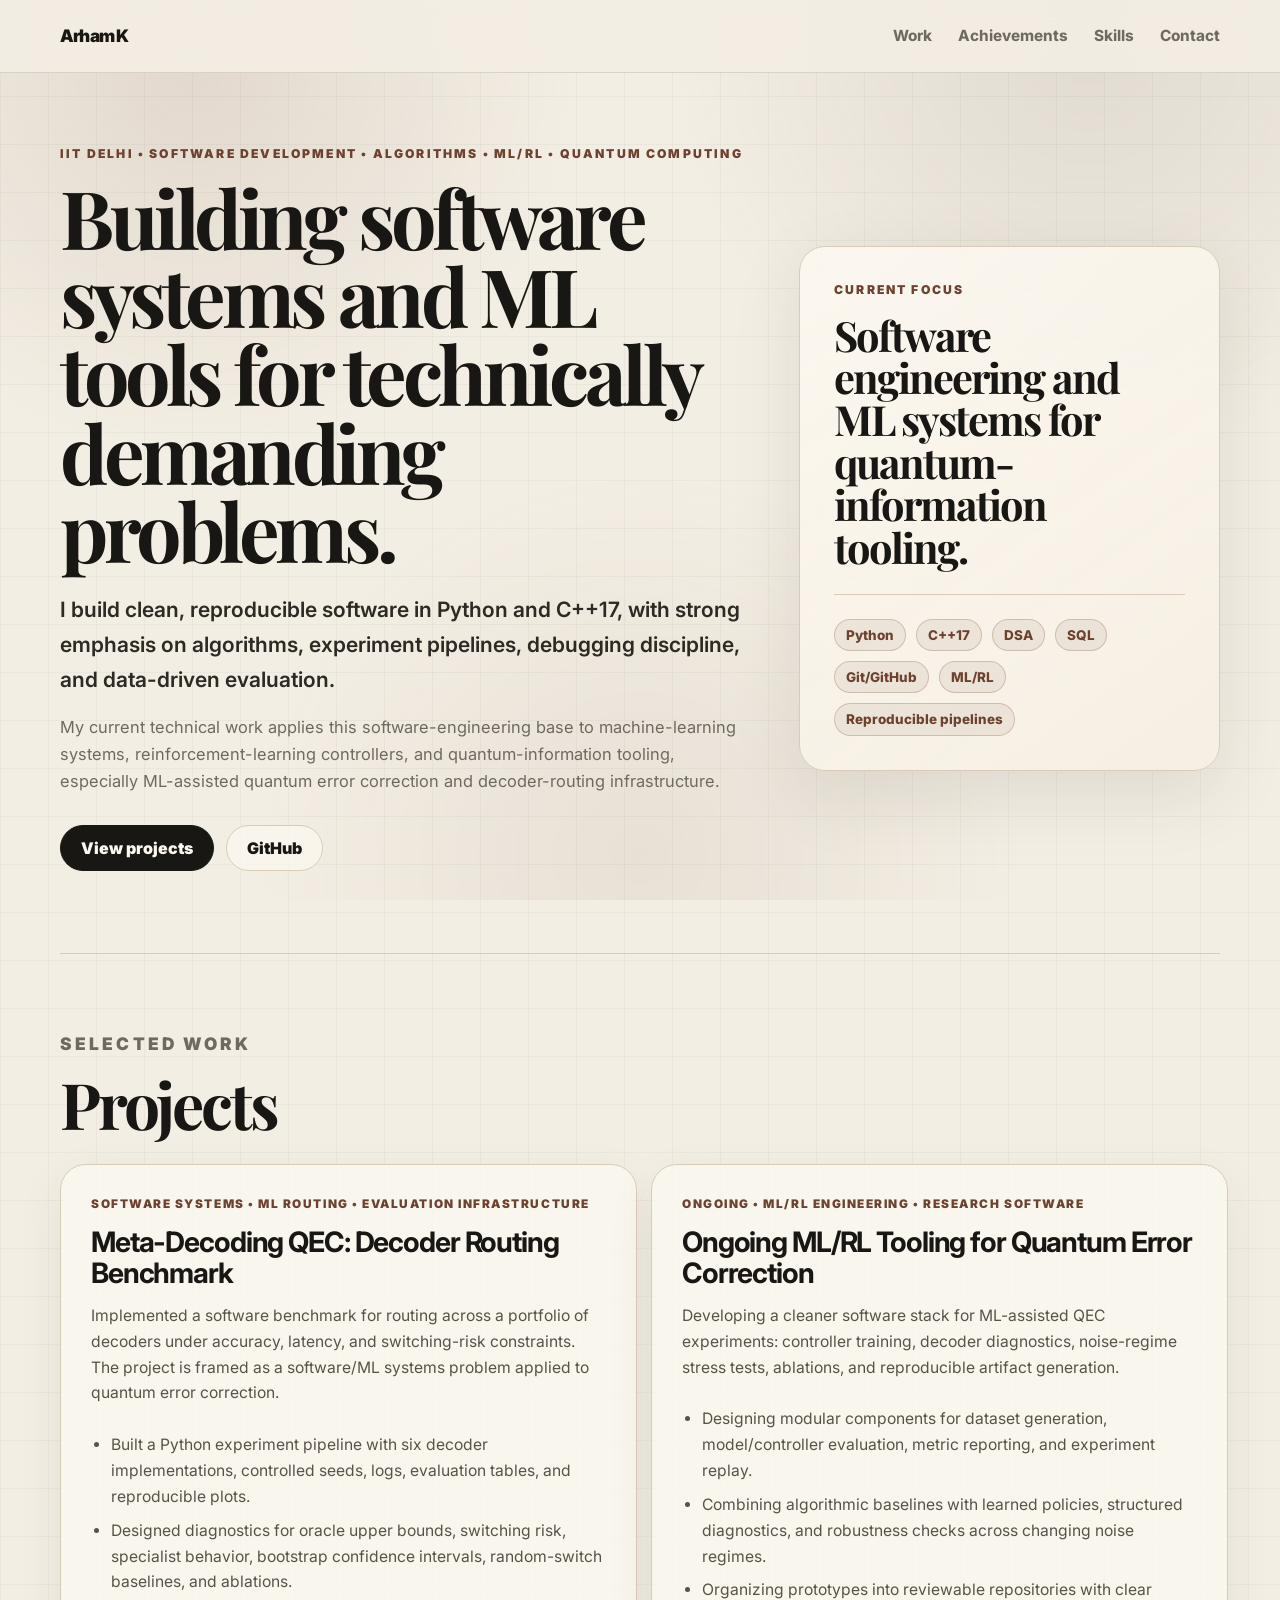
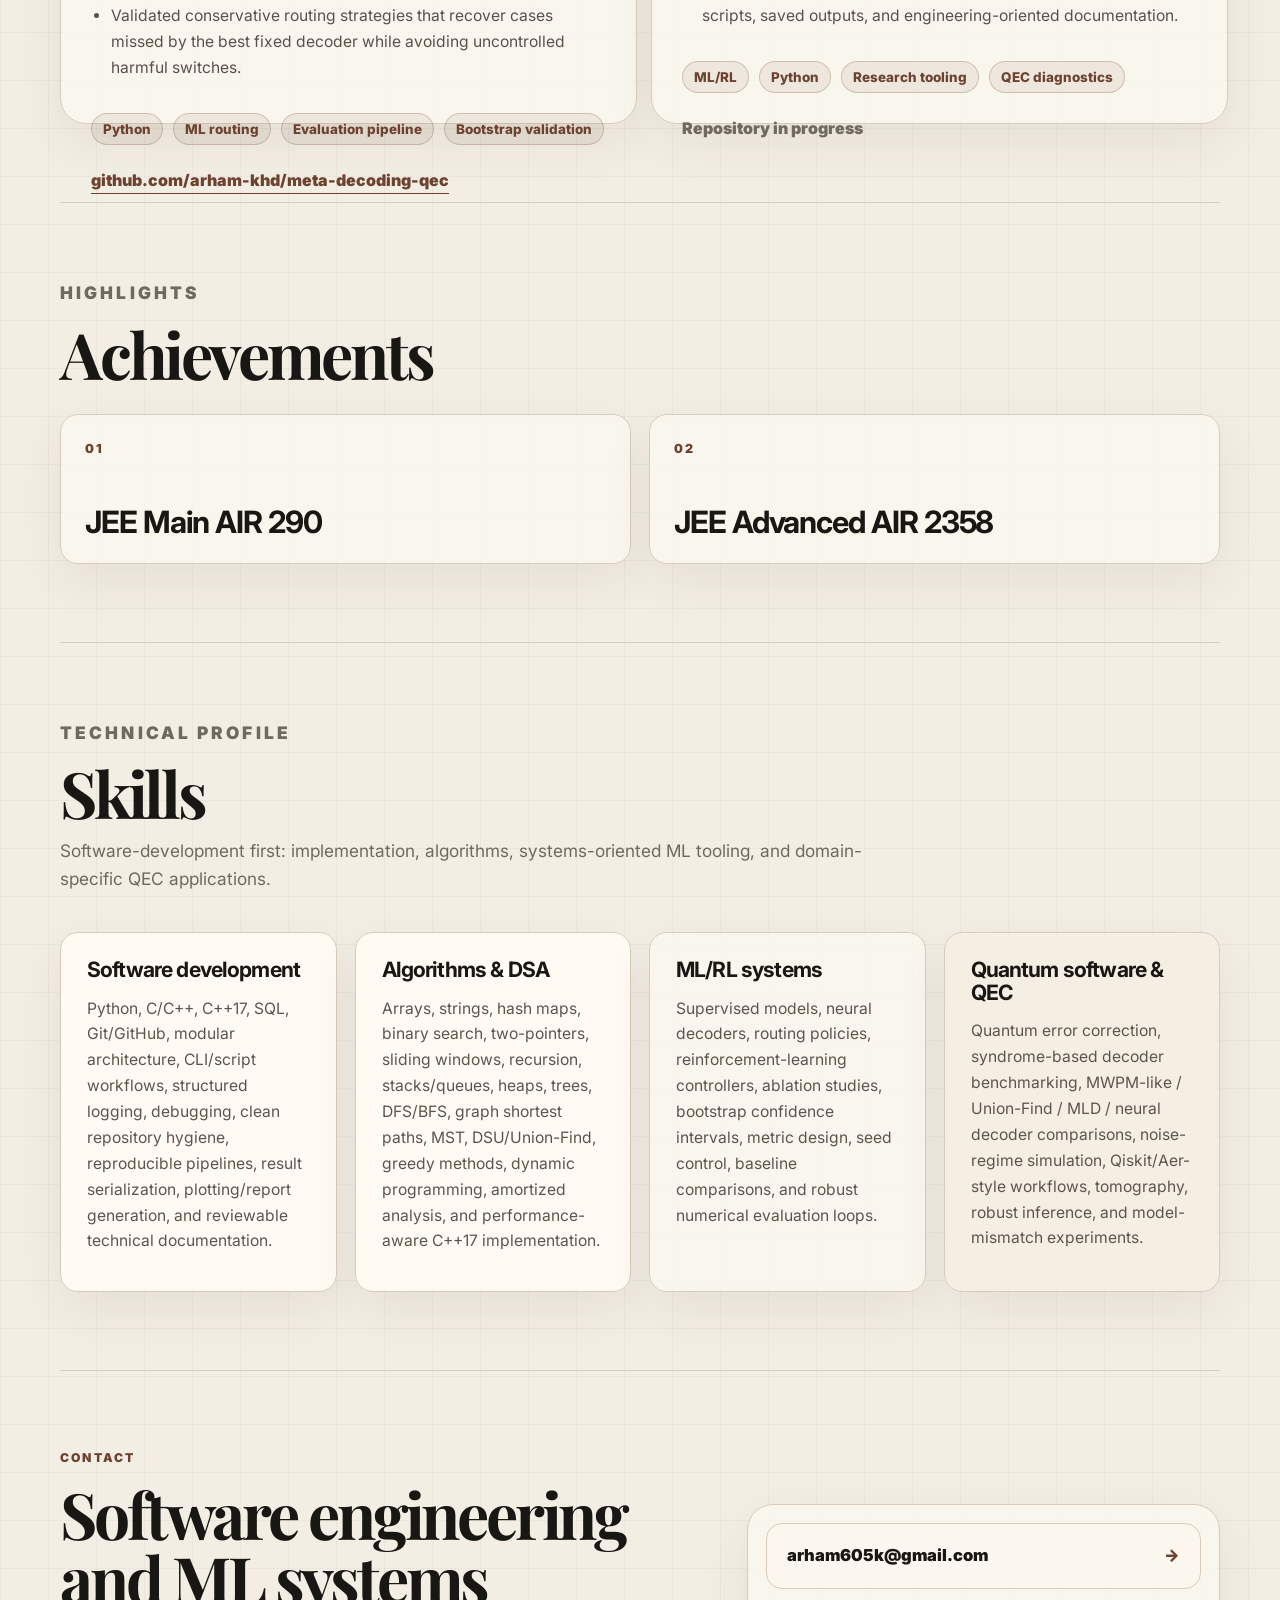
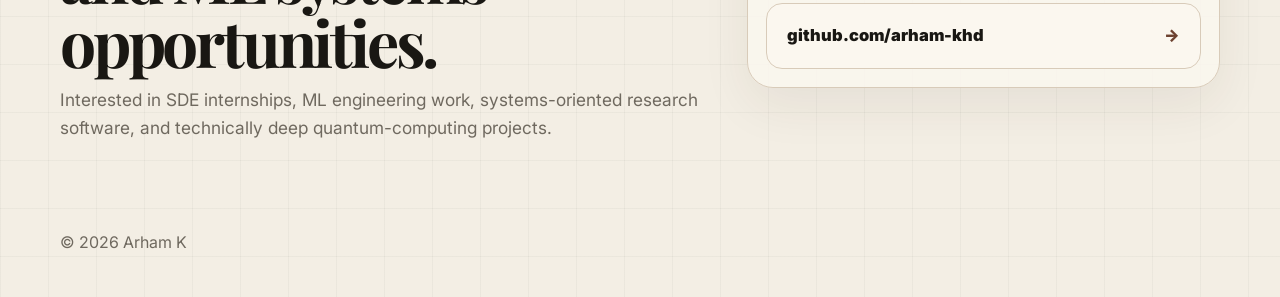
<file: index.html>
<!doctype html>
<html lang="en">
<head>
  <meta charset="utf-8" />
  <meta name="viewport" content="width=device-width, initial-scale=1" />
  <title>Arham K — Software Engineering Portfolio</title>
  <meta name="description" content="SDE-focused portfolio: software development, algorithms, ML/RL systems, and quantum-information tooling." />
  <link rel="preconnect" href="https://fonts.googleapis.com">
  <link rel="preconnect" href="https://fonts.gstatic.com" crossorigin>
  <link href="https://fonts.googleapis.com/css2?family=Inter:wght@400;500;600;700;800;900&family=Playfair+Display:wght@700;800&display=swap" rel="stylesheet">
  <link rel="stylesheet" href="styles.css" />
</head>
<body>
  <header class="site-header">
    <nav class="nav shell" aria-label="Primary navigation">
      <a class="brand" href="#top">Arham K</a>
      <div class="nav-links">
        <a href="#work">Work</a>
        <a href="#achievements">Achievements</a>
        <a href="#skills">Skills</a>
        <a href="#contact">Contact</a>
      </div>
    </nav>
  </header>

  <main id="top">
    <section class="hero shell">
      <div class="hero-copy">
        <p class="eyebrow">IIT Delhi • Software Development • Algorithms • ML/RL • Quantum Computing</p>
        <h1>Building software systems and ML tools for technically demanding problems.</h1>
        <p class="lead">
          I build clean, reproducible software in Python and C++17, with strong emphasis on algorithms,
          experiment pipelines, debugging discipline, and data-driven evaluation.
        </p>
        <p class="body-copy">
          My current technical work applies this software-engineering base to machine-learning systems,
          reinforcement-learning controllers, and quantum-information tooling, especially ML-assisted
          quantum error correction and decoder-routing infrastructure.
        </p>
        <div class="hero-actions">
          <a class="button primary" href="#work">View projects</a>
          <a class="button secondary" href="https://github.com/arham-khd" target="_blank" rel="noreferrer">GitHub</a>
        </div>
      </div>

      <aside class="hero-card" aria-label="Current focus">
        <p class="small-label">Current focus</p>
        <h2>Software engineering and ML systems for quantum-information tooling.</h2>
        <div class="focus-tags" aria-label="Focus tags">
          <span>Python</span>
          <span>C++17</span>
          <span>DSA</span>
          <span>SQL</span>
          <span>Git/GitHub</span>
          <span>ML/RL</span>
          <span>Reproducible pipelines</span>
        </div>
      </aside>
    </section>

    <section id="work" class="shell section section-divider">
      <div class="section-heading compact">
        <p class="eyebrow">Selected work</p>
        <h2>Projects</h2>
      </div>

      <div class="project-grid two-col">
        <article class="project-card">
          <div class="project-meta">Software systems • ML routing • Evaluation infrastructure</div>
          <h3>Meta-Decoding QEC: Decoder Routing Benchmark</h3>
          <p>
            Implemented a software benchmark for routing across a portfolio of decoders under accuracy,
            latency, and switching-risk constraints. The project is framed as a software/ML systems problem
            applied to quantum error correction.
          </p>
          <ul>
            <li>Built a Python experiment pipeline with six decoder implementations, controlled seeds, logs, evaluation tables, and reproducible plots.</li>
            <li>Designed diagnostics for oracle upper bounds, switching risk, specialist behavior, bootstrap confidence intervals, random-switch baselines, and ablations.</li>
            <li>Validated conservative routing strategies that recover cases missed by the best fixed decoder while avoiding uncontrolled harmful switches.</li>
          </ul>
          <div class="tag-row" aria-label="Project tags">
            <span>Python</span>
            <span>ML routing</span>
            <span>Evaluation pipeline</span>
            <span>Bootstrap validation</span>
          </div>
          <div class="project-links">
            <a href="https://github.com/arham-khd/meta-decoding-qec" target="_blank" rel="noreferrer">github.com/arham-khd/meta-decoding-qec</a>
          </div>
        </article>

        <article class="project-card">
          <div class="project-meta">Ongoing • ML/RL engineering • Research software</div>
          <h3>Ongoing ML/RL Tooling for Quantum Error Correction</h3>
          <p>
            Developing a cleaner software stack for ML-assisted QEC experiments: controller training,
            decoder diagnostics, noise-regime stress tests, ablations, and reproducible artifact generation.
          </p>
          <ul>
            <li>Designing modular components for dataset generation, model/controller evaluation, metric reporting, and experiment replay.</li>
            <li>Combining algorithmic baselines with learned policies, structured diagnostics, and robustness checks across changing noise regimes.</li>
            <li>Organizing prototypes into reviewable repositories with clear scripts, saved outputs, and engineering-oriented documentation.</li>
          </ul>
          <div class="tag-row" aria-label="Project tags">
            <span>ML/RL</span>
            <span>Python</span>
            <span>Research tooling</span>
            <span>QEC diagnostics</span>
          </div>
          <div class="project-links muted-link">Repository in progress</div>
        </article>
      </div>
    </section>

    <section id="achievements" class="shell section section-divider">
      <div class="section-heading compact">
        <p class="eyebrow">Highlights</p>
        <h2>Achievements</h2>
      </div>
      <div class="achievement-grid two-achievements">
        <article>
          <span>01</span>
          <h3>JEE Main AIR 290</h3>
        </article>
        <article>
          <span>02</span>
          <h3>JEE Advanced AIR 2358</h3>
        </article>
      </div>
    </section>

    <section id="skills" class="shell section section-divider">
      <div class="section-heading">
        <p class="eyebrow">Technical profile</p>
        <h2>Skills</h2>
        <p>
          Software-development first: implementation, algorithms, systems-oriented ML tooling, and domain-specific QEC applications.
        </p>
      </div>

      <div class="skills-grid">
        <article class="skill-card primary-skill">
          <h3>Software development</h3>
          <p>
            Python, C/C++, C++17, SQL, Git/GitHub, modular architecture, CLI/script workflows,
            structured logging, debugging, clean repository hygiene, reproducible pipelines,
            result serialization, plotting/report generation, and reviewable technical documentation.
          </p>
        </article>
        <article class="skill-card primary-skill">
          <h3>Algorithms & DSA</h3>
          <p>
            Arrays, strings, hash maps, binary search, two-pointers, sliding windows, recursion,
            stacks/queues, heaps, trees, DFS/BFS, graph shortest paths, MST, DSU/Union-Find,
            greedy methods, dynamic programming, amortized analysis, and performance-aware C++17 implementation.
          </p>
        </article>
        <article class="skill-card">
          <h3>ML/RL systems</h3>
          <p>
            Supervised models, neural decoders, routing policies, reinforcement-learning controllers,
            ablation studies, bootstrap confidence intervals, metric design, seed control, baseline comparisons,
            and robust numerical evaluation loops.
          </p>
        </article>
        <article class="skill-card domain-skill">
          <h3>Quantum software & QEC</h3>
          <p>
            Quantum error correction, syndrome-based decoder benchmarking, MWPM-like / Union-Find / MLD / neural decoder comparisons,
            noise-regime simulation, Qiskit/Aer-style workflows, tomography, robust inference, and model-mismatch experiments.
          </p>
        </article>
      </div>
    </section>

    <section id="contact" class="shell section contact-section">
      <div class="contact-copy-wrap">
        <p class="eyebrow">Contact</p>
        <h2>Software engineering and ML systems opportunities.</h2>
        <p class="contact-copy">
          Interested in SDE internships, ML engineering work, systems-oriented research software,
          and technically deep quantum-computing projects.
        </p>
      </div>
      <div class="contact-card" aria-label="Contact links">
        <a href="mailto:arham605k@gmail.com">arham605k@gmail.com</a>
        <a href="https://github.com/arham-khd" target="_blank" rel="noreferrer">github.com/arham-khd</a>
      </div>
    </section>
  </main>

  <footer class="footer shell">
    <p>© <span id="year"></span> Arham K</p>
  </footer>

  <script src="script.js"></script>
</body>
</html>
</file>
<file: styles.css>
:root {
  --bg: #f3eee4;
  --paper: #fbf7ef;
  --paper-2: #f6efe3;
  --ink: #191713;
  --muted: #6f695f;
  --line: #d8cbb9;
  --accent: #6d4230;
  --accent-soft: #eadccb;
  --shadow: 0 24px 70px rgba(50, 39, 26, 0.10);
  --radius-lg: 26px;
  --radius-md: 18px;
}

* { box-sizing: border-box; }

html { scroll-behavior: smooth; }

body {
  margin: 0;
  background:
    linear-gradient(rgba(25, 23, 19, 0.035) 1px, transparent 1px),
    linear-gradient(90deg, rgba(25, 23, 19, 0.035) 1px, transparent 1px),
    var(--bg);
  background-size: 48px 48px;
  color: var(--ink);
  font-family: Inter, system-ui, -apple-system, BlinkMacSystemFont, "Segoe UI", sans-serif;
  font-size: 16px;
  line-height: 1.65;
}

body::before {
  content: "";
  position: fixed;
  inset: 0;
  z-index: -1;
  pointer-events: none;
  background:
    radial-gradient(circle at 15% 8%, rgba(109, 66, 48, 0.12), transparent 28%),
    radial-gradient(circle at 85% 5%, rgba(63, 51, 37, 0.10), transparent 30%),
    radial-gradient(circle at 50% 95%, rgba(109, 66, 48, 0.08), transparent 36%);
}

a { color: inherit; text-decoration: none; }

.shell {
  width: min(1160px, calc(100% - 48px));
  margin: 0 auto;
}

.site-header {
  position: sticky;
  top: 0;
  z-index: 20;
  border-bottom: 1px solid rgba(25, 23, 19, 0.12);
  backdrop-filter: blur(18px);
  background: rgba(243, 238, 228, 0.90);
}

.nav {
  height: 72px;
  display: flex;
  align-items: center;
  justify-content: space-between;
}

.brand {
  font-size: 1.08rem;
  font-weight: 900;
  letter-spacing: -0.045em;
}

.nav-links {
  display: flex;
  align-items: center;
  gap: 26px;
  color: var(--muted);
  font-size: 0.96rem;
  font-weight: 750;
}

.nav-links a:hover { color: var(--ink); }

.hero {
  min-height: calc(100vh - 72px);
  display: grid;
  grid-template-columns: minmax(0, 1.24fr) minmax(330px, 0.76fr);
  gap: 52px;
  align-items: center;
  padding: 72px 0 82px;
  border-bottom: 1px solid var(--line);
}

.eyebrow,
.small-label {
  margin: 0 0 16px;
  color: var(--accent);
  font-size: 0.76rem;
  line-height: 1.4;
  text-transform: uppercase;
  letter-spacing: 0.18em;
  font-weight: 900;
}

h1, h2, h3, p { margin-top: 0; }

h1 {
  max-width: 930px;
  margin-bottom: 24px;
  font-family: "Playfair Display", Georgia, serif;
  font-size: clamp(3rem, 6.3vw, 6rem);
  line-height: 0.97;
  letter-spacing: -0.055em;
}

.lead {
  max-width: 820px;
  margin-bottom: 16px;
  color: #2d2a25;
  font-size: clamp(1.08rem, 1.65vw, 1.32rem);
  font-weight: 600;
}

.body-copy {
  max-width: 820px;
  color: var(--muted);
  font-size: 1.03rem;
}

.hero-actions {
  display: flex;
  flex-wrap: wrap;
  gap: 12px;
  margin-top: 30px;
}

.button {
  display: inline-flex;
  min-height: 46px;
  align-items: center;
  justify-content: center;
  border-radius: 999px;
  padding: 0 20px;
  border: 1px solid var(--ink);
  font-weight: 900;
}

.button.primary {
  background: var(--ink);
  color: var(--paper);
}

.button.secondary {
  border-color: var(--line);
  background: rgba(251, 247, 239, 0.76);
}

.hero-card {
  padding: 34px;
  border: 1px solid var(--line);
  border-radius: var(--radius-lg);
  background: linear-gradient(145deg, rgba(251,247,239,0.96), rgba(246,239,227,0.92));
  box-shadow: var(--shadow);
}

.hero-card h2 {
  margin-bottom: 26px;
  font-family: "Playfair Display", Georgia, serif;
  font-size: clamp(2rem, 3.25vw, 3.55rem);
  line-height: 1.02;
  letter-spacing: -0.048em;
}

.focus-tags {
  display: flex;
  flex-wrap: wrap;
  gap: 10px;
  padding-top: 24px;
  border-top: 1px solid var(--line);
}

.focus-tags span,
.tag-row span {
  display: inline-flex;
  align-items: center;
  min-height: 32px;
  border: 1px solid rgba(109, 66, 48, 0.24);
  border-radius: 999px;
  padding: 4px 11px;
  background: rgba(109, 66, 48, 0.08);
  color: var(--accent);
  font-size: 0.84rem;
  font-weight: 800;
}

.section {
  padding: 78px 0;
}

.section-divider {
  border-bottom: 1px solid var(--line);
}

.section-heading {
  max-width: 820px;
  margin-bottom: 38px;
}

.section-heading.compact { margin-bottom: 28px; }

.section-heading h2,
.contact-section h2 {
  margin-bottom: 12px;
  font-family: "Playfair Display", Georgia, serif;
  font-size: clamp(2.5rem, 5vw, 5rem);
  line-height: 1;
  letter-spacing: -0.05em;
}

.section-heading p,
.contact-copy {
  color: var(--muted);
  font-size: 1.08rem;
}

.project-grid {
  display: grid;
  gap: 22px;
}

.two-col {
  grid-template-columns: repeat(2, minmax(0, 1fr));
}

.project-card,
.skill-card,
.achievement-grid article,
.contact-card {
  border: 1px solid var(--line);
  background: rgba(251, 247, 239, 0.84);
  box-shadow: 0 18px 50px rgba(50, 39, 26, 0.07);
}

.project-card {
  display: flex;
  flex-direction: column;
  aspect-ratio: 1.03 / 1;
  min-height: 560px;
  padding: 30px;
  border-radius: var(--radius-lg);
}

.project-meta {
  margin-bottom: 12px;
  color: var(--accent);
  font-size: 0.74rem;
  text-transform: uppercase;
  letter-spacing: 0.13em;
  font-weight: 900;
}

.project-card h3 {
  margin-bottom: 14px;
  font-size: clamp(1.42rem, 2.2vw, 1.95rem);
  line-height: 1.10;
  letter-spacing: -0.04em;
}

.project-card p,
.project-card li {
  color: #585249;
  font-size: 0.98rem;
}

.project-card ul {
  margin: 10px 0 22px;
  padding-left: 20px;
}

.project-card li + li { margin-top: 8px; }

.tag-row {
  display: flex;
  flex-wrap: wrap;
  gap: 10px;
  margin-top: auto;
  padding-top: 10px;
}

.project-links {
  margin-top: 22px;
  font-weight: 900;
}

.project-links a {
  display: inline-flex;
  border-bottom: 1px solid currentColor;
  color: var(--accent);
}

.muted-link {
  color: var(--muted);
}

.achievement-grid {
  display: grid;
  grid-template-columns: repeat(2, minmax(0, 1fr));
  gap: 18px;
}

.achievement-grid article {
  min-height: 150px;
  display: flex;
  flex-direction: column;
  justify-content: space-between;
  padding: 24px;
  border-radius: var(--radius-md);
}

.achievement-grid span {
  color: var(--accent);
  font-size: 0.78rem;
  letter-spacing: 0.15em;
  font-weight: 900;
}

.achievement-grid h3 {
  margin-bottom: 0;
  font-size: clamp(1.45rem, 2.4vw, 2.1rem);
  line-height: 1.08;
  letter-spacing: -0.035em;
}

.skills-grid {
  display: grid;
  grid-template-columns: repeat(4, minmax(0, 1fr));
  gap: 18px;
}

.skill-card {
  min-height: 360px;
  padding: 26px;
  border-radius: var(--radius-md);
}

.primary-skill {
  background: rgba(255, 251, 244, 0.96);
}

.domain-skill {
  background: rgba(246, 239, 227, 0.82);
}

.skill-card h3 {
  margin-bottom: 14px;
  font-size: 1.32rem;
  line-height: 1.08;
  letter-spacing: -0.04em;
}

.skill-card p {
  margin-bottom: 0;
  color: #5c554c;
  font-size: 0.98rem;
}

.contact-section {
  display: grid;
  grid-template-columns: minmax(0, 1.15fr) minmax(320px, 0.85fr);
  gap: 46px;
  align-items: center;
  padding-bottom: 58px;
}

.contact-section h2 {
  max-width: 860px;
}

.contact-copy {
  max-width: 790px;
  margin-bottom: 0;
}

.contact-card {
  display: grid;
  gap: 14px;
  padding: 18px;
  border-radius: var(--radius-lg);
}

.contact-card a {
  display: flex;
  align-items: center;
  justify-content: space-between;
  min-height: 66px;
  border: 1px solid var(--line);
  border-radius: 16px;
  padding: 0 20px;
  background: var(--paper);
  font-size: 1.03rem;
  font-weight: 900;
}

.contact-card a::after {
  content: "→";
  color: var(--accent);
}

.contact-card a:hover { border-color: var(--accent); }

.footer {
  padding: 28px 0 42px;
  color: var(--muted);
}

.footer p { margin: 0; }

@media (max-width: 1040px) {
  .hero,
  .two-col,
  .contact-section {
    grid-template-columns: 1fr;
  }

  .hero { min-height: auto; }

  .project-card {
    aspect-ratio: auto;
    min-height: auto;
  }

  .skills-grid { grid-template-columns: repeat(2, minmax(0, 1fr)); }
}

@media (max-width: 680px) {
  .shell { width: min(100% - 28px, 1160px); }

  .nav {
    height: auto;
    min-height: 68px;
    align-items: flex-start;
    flex-direction: column;
    gap: 10px;
    padding: 17px 0;
  }

  .nav-links {
    width: 100%;
    justify-content: space-between;
    gap: 12px;
    font-size: 0.88rem;
  }

  .hero,
  .section,
  .contact-section { padding: 50px 0; }

  h1 { font-size: clamp(3rem, 14vw, 4.6rem); }

  .hero-card,
  .project-card,
  .skill-card { padding: 23px; }

  .achievement-grid,
  .skills-grid { grid-template-columns: 1fr; }
}
</file>
